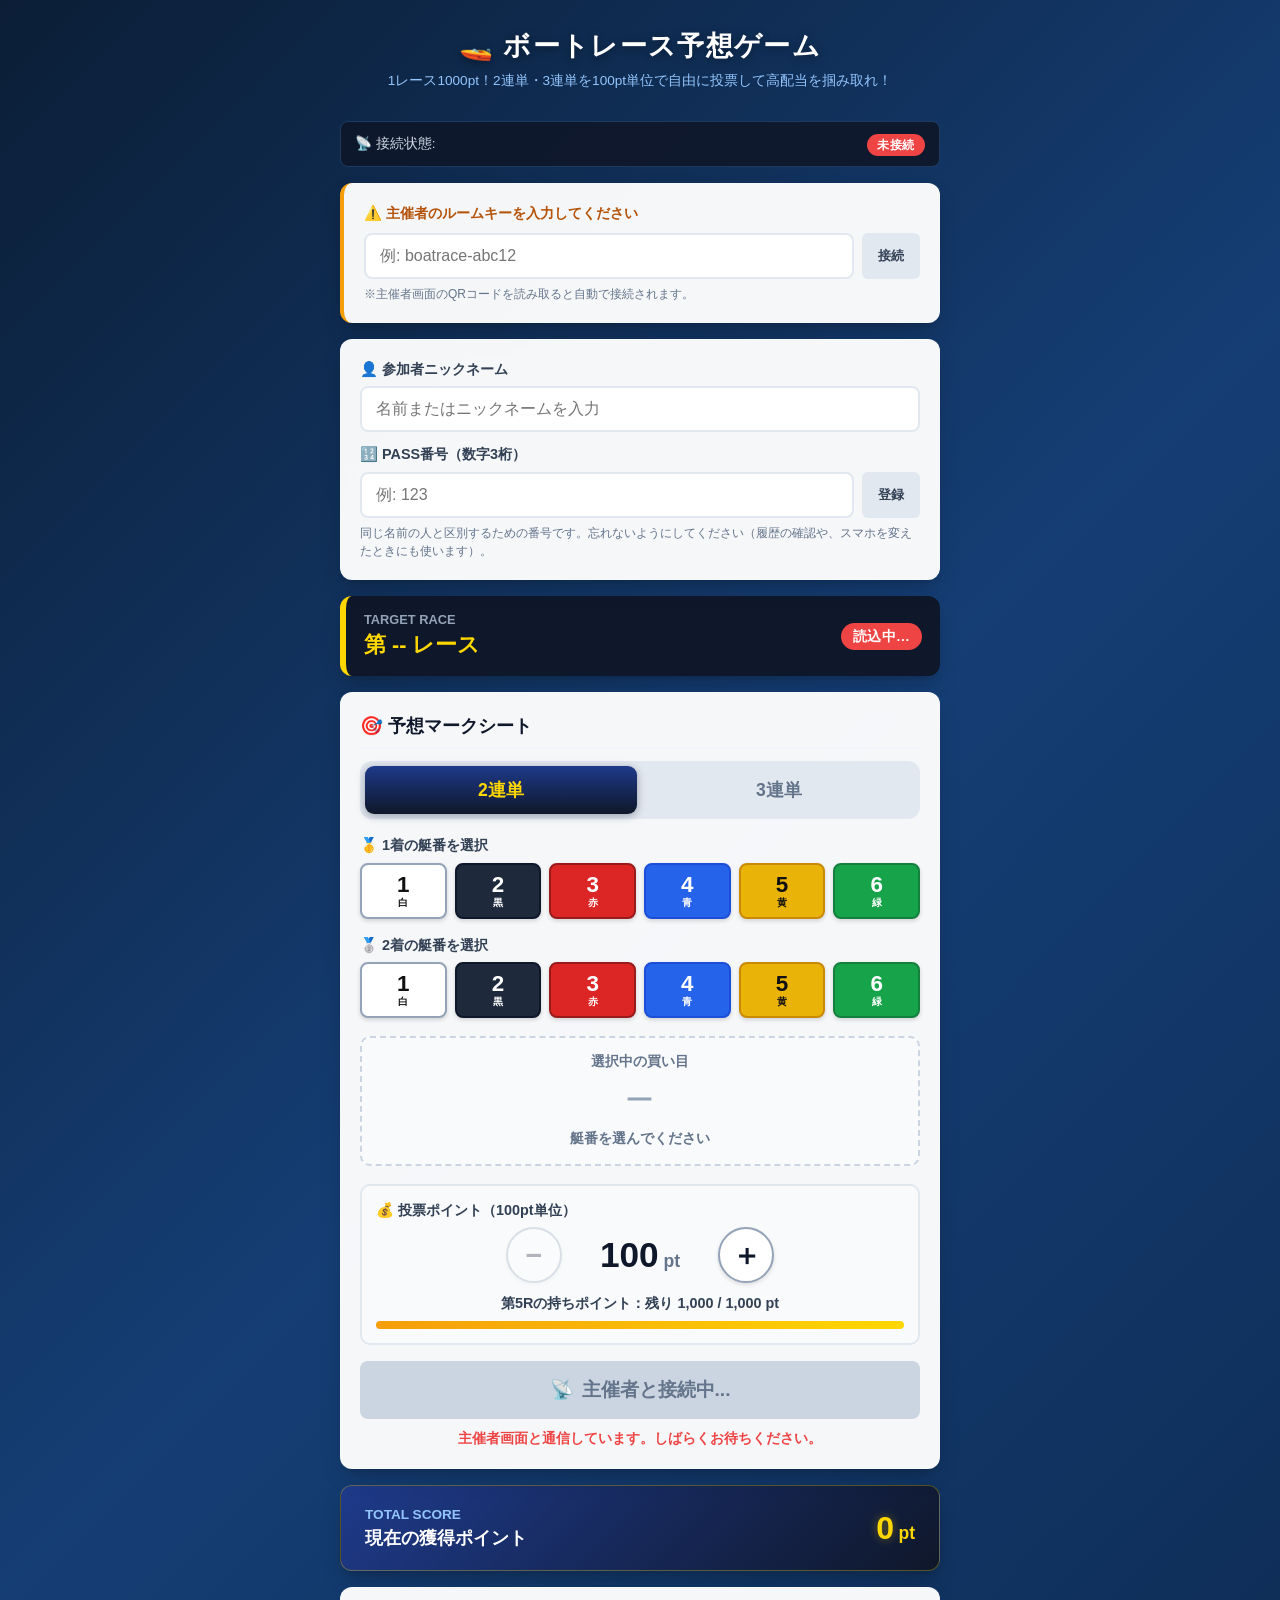
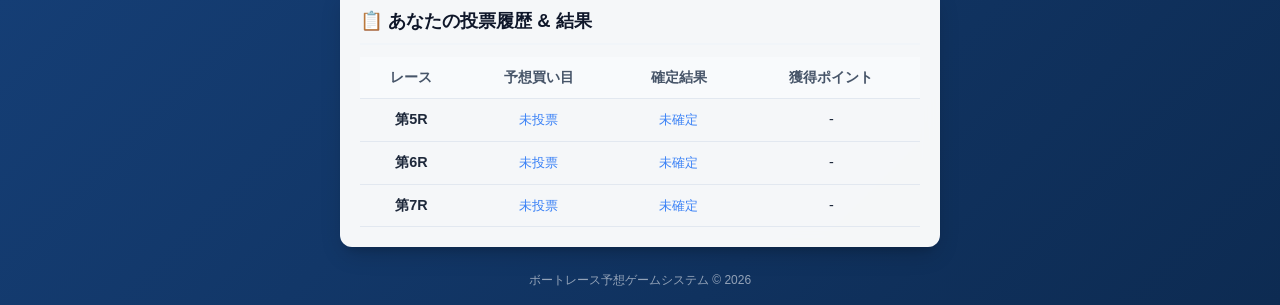
<file: index.html>
<!DOCTYPE html>
<html lang="ja">
<head>
  <meta charset="UTF-8">
  <meta name="viewport" content="width=device-width, initial-scale=1.0, maximum-scale=1.0, user-scalable=no">
  <title>ボートレース 2連単予想ゲーム</title>
  <link rel="stylesheet" href="app.css">
</head>
<body>
  <div class="container">
    <!-- ヘッダー（管理画面へのリンクは一切ありません） -->
    <header class="app-header">
      <h1 class="app-title">🚤 ボートレース予想ゲーム</h1>
      <p class="app-subtitle">1レース1000pt！2連単・3連単を100pt単位で自由に投票して高配当を掴み取れ！</p>
    </header>

    <!-- 接続状態バナー -->
    <div id="connectionBanner" style="background: rgba(15, 23, 42, 0.9); border: 1px solid #1e3a5f; padding: 10px 14px; border-radius: 8px; margin-bottom: 16px; display: flex; justify-content: space-between; align-items: center;">
      <div style="font-size: 0.85rem; color: #cbd5e1;" id="connText">
        <span>📡</span> 接続状態:
      </div>
      <div>
        <span id="connBadge" class="status-badge closed" style="font-size: 0.75rem; padding: 4px 10px;">
          接続待機中...
        </span>
      </div>
    </div>

    <!-- ホスト未指定時の手動入力（QRコード外から開いた場合の救済用） -->
    <div id="manualHostCard" class="card" style="display: none; border-left: 4px solid #f59e0b;">
      <div style="font-size: 0.9rem; font-weight: 700; color: #b45309; margin-bottom: 8px;">
        ⚠️ 主催者のルームキーを入力してください
      </div>
      <div style="display: flex; gap: 8px;">
        <input type="text" id="manualHostInput" class="form-input" placeholder="例: boatrace-abc12">
        <button id="manualConnectBtn" class="btn-secondary" style="white-space: nowrap;">接続</button>
      </div>
      <div style="font-size: 0.75rem; color: #64748b; margin-top: 6px;">
        ※主催者画面のQRコードを読み取ると自動で接続されます。
      </div>
    </div>

    <!-- 参加者ニックネーム入力カード -->
    <div class="card">
      <div class="form-group" style="margin-bottom: 0;">
        <label class="form-label" for="userName">👤 参加者ニックネーム</label>
        <input type="text" id="userName" class="form-input" placeholder="名前またはニックネームを入力" maxlength="20">
        <label class="form-label" for="userPin" style="margin-top: 12px;">🔢 PASS番号（数字3桁）</label>
        <div style="display: flex; gap: 8px;">
          <input type="text" id="userPin" class="form-input" inputmode="numeric" pattern="[0-9]*" maxlength="3" placeholder="例: 123" autocomplete="off">
          <button id="saveUserBtn" class="btn-secondary" style="white-space: nowrap;">登録</button>
        </div>
        <div style="font-size: 0.75rem; color: #64748b; margin-top: 6px;">
          同じ名前の人と区別するための番号です。忘れないようにしてください（履歴の確認や、スマホを変えたときにも使います）。
        </div>
      </div>
    </div>

    <!-- レース状況バナー -->
    <div class="race-status-banner">
      <div>
        <div style="font-size: 0.8rem; color: #94a3b8; font-weight: 700;">TARGET RACE</div>
        <div class="race-number-badge" id="currentRaceBadge">第 -- レース</div>
      </div>
      <div>
        <span class="status-badge closed" id="raceStatusBadge">読込中...</span>
      </div>
    </div>

    <!-- 2連単 予想マークシート -->
    <div class="card" id="bettingCard">
      <h2 class="card-title">🎯 予想マークシート</h2>

      <!-- 券種タブ -->
      <div class="bet-tabs" id="betTabs">
        <button type="button" class="bet-tab active" data-type="exacta">2連単</button>
        <button type="button" class="bet-tab" data-type="trifecta">3連単</button>
      </div>

      <!-- 1着予想 -->
      <div style="margin-bottom: 16px;">
        <div class="form-label">🥇 1着の艇番を選択</div>
        <div class="boat-grid" id="firstBoatGrid">
          <button type="button" class="boat-btn boat-1" data-boat="1">1<span class="label">白</span></button>
          <button type="button" class="boat-btn boat-2" data-boat="2">2<span class="label">黒</span></button>
          <button type="button" class="boat-btn boat-3" data-boat="3">3<span class="label">赤</span></button>
          <button type="button" class="boat-btn boat-4" data-boat="4">4<span class="label">青</span></button>
          <button type="button" class="boat-btn boat-5" data-boat="5">5<span class="label">黄</span></button>
          <button type="button" class="boat-btn boat-6" data-boat="6">6<span class="label">緑</span></button>
        </div>
      </div>

      <!-- 2着予想 -->
      <div style="margin-bottom: 18px;">
        <div class="form-label">🥈 2着の艇番を選択</div>
        <div class="boat-grid" id="secondBoatGrid">
          <button type="button" class="boat-btn boat-1" data-boat="1">1<span class="label">白</span></button>
          <button type="button" class="boat-btn boat-2" data-boat="2">2<span class="label">黒</span></button>
          <button type="button" class="boat-btn boat-3" data-boat="3">3<span class="label">赤</span></button>
          <button type="button" class="boat-btn boat-4" data-boat="4">4<span class="label">青</span></button>
          <button type="button" class="boat-btn boat-5" data-boat="5">5<span class="label">黄</span></button>
          <button type="button" class="boat-btn boat-6" data-boat="6">6<span class="label">緑</span></button>
        </div>
      </div>

      <!-- 3着予想（3連単タブのときだけ表示） -->
      <div id="thirdGroup" style="margin-bottom: 18px; display: none;">
        <div class="form-label">🥉 3着の艇番を選択</div>
        <div class="boat-grid" id="thirdBoatGrid">
          <button type="button" class="boat-btn boat-1" data-boat="1">1<span class="label">白</span></button>
          <button type="button" class="boat-btn boat-2" data-boat="2">2<span class="label">黒</span></button>
          <button type="button" class="boat-btn boat-3" data-boat="3">3<span class="label">赤</span></button>
          <button type="button" class="boat-btn boat-4" data-boat="4">4<span class="label">青</span></button>
          <button type="button" class="boat-btn boat-5" data-boat="5">5<span class="label">黄</span></button>
          <button type="button" class="boat-btn boat-6" data-boat="6">6<span class="label">緑</span></button>
        </div>
      </div>

      <!-- 買い目プレビュー -->
      <div class="preview-box">
        <div class="preview-label">選択中の買い目</div>
        <div class="preview-combination">
          <span id="previewFirst" class="boat-badge boat-1" style="visibility: hidden;">1</span>
          <span class="preview-hyphen">ー</span>
          <span id="previewSecond" class="boat-badge boat-2" style="visibility: hidden;">2</span>
          <span id="previewHyphen2" class="preview-hyphen" style="display: none;">ー</span>
          <span id="previewThird" class="boat-badge boat-3" style="display: none; visibility: hidden;">3</span>
        </div>
        <div id="previewText" style="font-size: 0.9rem; font-weight: 700; margin-top: 6px; color: #475569;">
          艇番を選んでください
        </div>
      </div>

      <!-- 投票ポイント（100pt単位） -->
      <div class="stake-box">
        <div class="form-label">💰 投票ポイント（100pt単位）</div>
        <div class="stake-row">
          <button type="button" id="unitMinus" class="stake-btn" aria-label="減らす">−</button>
          <div class="stake-value"><span id="stakeValue">100</span><span class="stake-unit"> pt</span></div>
          <button type="button" id="unitPlus" class="stake-btn" aria-label="増やす">＋</button>
        </div>
        <div class="stake-budget" id="budgetText">このレースの持ちポイント：残り 1,000 / 1,000 pt</div>
        <div class="stake-bar"><div class="stake-bar-fill" id="budgetBar" style="width: 100%;"></div></div>
      </div>

      <!-- 投票ボタン -->
      <button id="submitVoteBtn" class="btn-primary" disabled>
        <span>📝</span> この内容で投票する！
      </button>

      <!-- このレースの投票済み一覧 -->
      <div id="myBetsBox" class="my-bets-box" style="display: none;">
        <div class="my-bets-title" id="myBetsTitle">このレースの投票</div>
        <div id="myBetsList"></div>
      </div>

      <div id="voteMessage" style="margin-top: 10px; font-size: 0.85rem; text-align: center; color: #ef4444; font-weight: 600;"></div>
    </div>

    <!-- 合計ポイント表示カード -->
    <div class="total-points-card">
      <div>
        <div style="font-size: 0.85rem; color: #93c5fd; font-weight: 700;">TOTAL SCORE</div>
        <div style="font-size: 1.1rem; font-weight: 800;">現在の獲得ポイント</div>
      </div>
      <div>
        <span class="points-val" id="myTotalPoints">0</span>
        <span style="font-size: 1.1rem; font-weight: 700; color: #ffd700;"> pt</span>
      </div>
    </div>

    <!-- 自分の予想・結果履歴カード -->
    <div class="card">
      <h2 class="card-title">📋 あなたの投票履歴 & 結果</h2>
      <table class="history-table">
        <thead>
          <tr>
            <th>レース</th>
            <th>予想買い目</th>
            <th>確定結果</th>
            <th>獲得ポイント</th>
          </tr>
        </thead>
        <tbody id="historyTableBody">
          <tr>
            <td colspan="4" style="color: #94a3b8;">読み込み中...</td>
          </tr>
        </tbody>
      </table>
    </div>

    <div style="text-align: center; margin-top: 24px; color: #94a3b8; font-size: 0.75rem;">
      ボートレース予想ゲームシステム © 2026
    </div>
  </div>

  <div id="toast" class="toast"></div>

  <script src="peerjs.min.js"></script>
  <script src="app.js"></script>
</body>
</html>
</file>
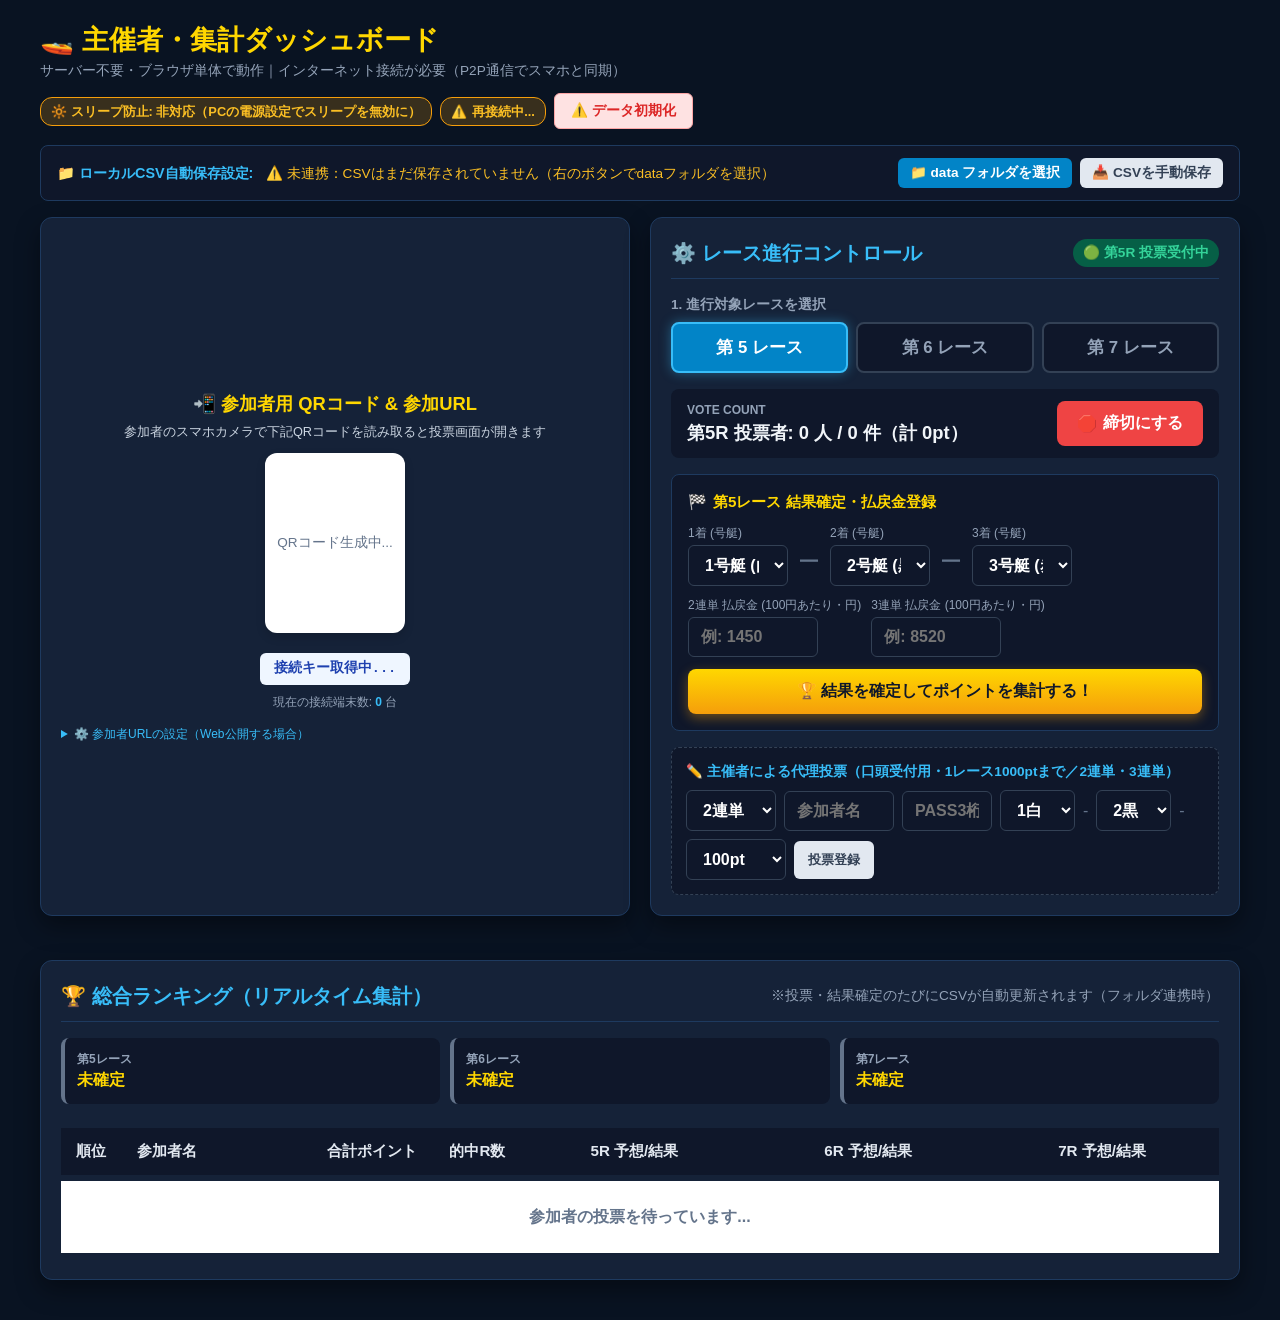
<file: admin.html>
<!DOCTYPE html>
<html lang="ja">
<head>
  <meta charset="UTF-8">
  <meta name="viewport" content="width=device-width, initial-scale=1.0">
  <title>【主催者・管理】ボートレース予想ゲーム ダッシュボード</title>
  <link rel="stylesheet" href="app.css">
  <style>
    body {
      background: #091322;
      color: #f1f5f9;
      padding: 20px;
    }
    .admin-card {
      background: #152238;
      border: 1px solid #1e3a5f;
      border-radius: 12px;
      padding: 20px;
      box-shadow: 0 10px 25px rgba(0,0,0,0.4);
      margin-bottom: 20px;
    }
    .admin-title {
      font-size: 1.25rem;
      font-weight: 800;
      color: #38bdf8;
      border-bottom: 1px solid #1e3a5f;
      padding-bottom: 10px;
      margin-bottom: 16px;
      display: flex;
      align-items: center;
      justify-content: space-between;
      flex-wrap: wrap;
      gap: 8px;
    }
    .race-tab-btn {
      flex: 1;
      padding: 12px;
      font-size: 1.05rem;
      font-weight: 800;
      border: 2px solid #334155;
      background: #0f172a;
      color: #94a3b8;
      border-radius: 8px;
      cursor: pointer;
      transition: all 0.2s;
    }
    .race-tab-btn.active {
      background: #0284c7;
      color: white;
      border-color: #38bdf8;
      box-shadow: 0 0 12px rgba(56, 189, 248, 0.4);
    }
    .btn-toggle-open {
      padding: 12px 20px;
      font-size: 1rem;
      font-weight: 800;
      border-radius: 8px;
      border: none;
      cursor: pointer;
      display: flex;
      align-items: center;
      gap: 6px;
      transition: all 0.2s;
    }
    .btn-toggle-open.open {
      background: #ef4444;
      color: white;
    }
    .btn-toggle-open.closed {
      background: #10b981;
      color: white;
    }
    .settle-input {
      background: #0f172a;
      border: 1px solid #334155;
      color: white;
      padding: 10px 12px;
      border-radius: 6px;
      font-size: 1rem;
      font-weight: 700;
    }
    .fs-folder-box {
      background: #0f172a;
      border: 1px solid #1e3a5f;
      padding: 12px 16px;
      border-radius: 8px;
      margin-bottom: 16px;
      display: flex;
      align-items: center;
      justify-content: space-between;
      flex-wrap: wrap;
      gap: 12px;
    }
    .status-pill {
      font-size: 0.8rem;
      font-weight: 700;
      padding: 4px 10px;
      border-radius: 12px;
      display: inline-flex;
      align-items: center;
      gap: 5px;
    }
    .status-pill.connected {
      background: rgba(16, 185, 129, 0.2);
      color: #34d399;
      border: 1px solid #10b981;
    }
    .status-pill.waiting {
      background: rgba(245, 158, 11, 0.2);
      color: #fbbf24;
      border: 1px solid #f59e0b;
    }
  </style>
</head>
<body>
  <div class="admin-container">
    <!-- ヘッダー -->
    <header style="display: flex; justify-content: space-between; align-items: center; margin-bottom: 16px; flex-wrap: wrap; gap: 12px;">
      <div>
        <h1 style="font-size: 1.7rem; font-weight: 900; color: #ffd700; display: flex; align-items: center; gap: 10px;">
          🚤 主催者・集計ダッシュボード
        </h1>
        <p style="color: #94a3b8; font-size: 0.85rem;">
          サーバー不要・ブラウザ単体で動作｜インターネット接続が必要（P2P通信でスマホと同期）
        </p>
      </div>
      <div style="display: flex; gap: 8px; align-items: center;">
        <span id="wakePill" class="status-pill waiting" title="管理PCの画面が暗くなったりスリープすると、参加者が切断されます">🔆 スリープ防止: -</span>
        <span id="p2pStatusPill" class="status-pill waiting">
          <span>⏳</span> 通信接続中...
        </span>
        <button id="adminResetBtn" class="btn-danger" style="font-size: 0.85rem;">
          ⚠️ データ初期化
        </button>
      </div>
    </header>

    <!-- ローカルCSVフォルダ連携エリア (File System Access API) -->
    <div class="fs-folder-box">
      <div>
        <span style="font-size: 0.9rem; font-weight: 800; color: #38bdf8;">📁 ローカルCSV自動保存設定:</span>
        <span id="folderStatusText" style="font-size: 0.85rem; color: #cbd5e1; margin-left: 8px;">
          未設定（ボタンを押して data フォルダを選択すると自動保存されます）
        </span>
      </div>
      <div style="display: flex; gap: 8px; align-items: center;">
        <button id="selectFolderBtn" class="btn-secondary" style="background: #0284c7; color: white; border: none; font-size: 0.85rem; padding: 6px 12px;">
          📁 data フォルダを選択
        </button>
        <button id="resumeFolderBtn" class="btn-secondary" style="display: none; background: #f59e0b; color: #111; border: none; font-size: 0.85rem; padding: 6px 12px;">
          🔁 フォルダ連携を再開
        </button>
        <button id="exportCsvBtn" class="btn-secondary" style="font-size: 0.85rem; padding: 6px 12px;">
          📥 CSVを手動保存
        </button>
      </div>
    </div>

    <div class="admin-grid">
      <!-- 参加用QRコードとURL -->
      <div class="admin-card qr-section">
        <h2 style="font-size: 1.15rem; font-weight: 800; color: #ffd700; margin-bottom: 4px;">
          📲 参加者用 QRコード & 参加URL
        </h2>
        <p style="font-size: 0.8rem; color: #cbd5e1; margin-bottom: 12px;">
          参加者のスマホカメラで下記QRコードを読み取ると投票画面が開きます
        </p>
        <div id="urlWarning" style="display: none; background: #7f1d1d; color: #fecaca; border: 1px solid #ef4444; border-radius: 8px; padding: 10px 12px; font-size: 0.8rem; text-align: left; margin-bottom: 12px; line-height: 1.5;"></div>
        <div class="qr-box" id="qrContainer" style="min-height: 180px; display: flex; align-items: center; justify-content: center;">
          <span style="color: #64748b; font-size: 0.85rem;">QRコード生成中...</span>
        </div>
        <div class="qr-url" id="joinUrlText" style="font-size: 0.85rem; margin-top: 8px;">接続キー取得中...</div>
        <div style="font-size: 0.75rem; color: #94a3b8; margin-top: 8px;">
          現在の接続端末数: <b id="connectedPeersCount" style="color: #38bdf8;">0</b> 台
        </div>

        <!-- 参加者URL設定（ホスティングURLを使う場合に変更可能） -->
        <details id="urlSettings" style="margin-top: 14px; width: 100%; text-align: left; font-size: 0.75rem; color: #64748b;">
          <summary style="cursor: pointer; color: #38bdf8;">⚙️ 参加者URLの設定（Web公開する場合）</summary>
          <div style="margin-top: 8px; background: #0f172a; padding: 10px; border-radius: 6px;">
            <label style="display: block; margin-bottom: 4px; color: #cbd5e1;">参加者用 index.html の公開URLベース:</label>
            <div style="display: flex; gap: 6px;">
              <input type="text" id="customBaseUrlInput" class="settle-input" placeholder="例: https://xxx.github.io/boatrace/index.html" style="font-size: 0.8rem; width: 100%;">
              <button id="applyBaseUrlBtn" class="btn-secondary" style="font-size: 0.75rem; white-space: nowrap;">更新</button>
            </div>
            <p style="margin-top: 4px; color: #94a3b8;">※管理画面を公開URLで開いている場合は未設定でOK。このPC上（ファイル／localhost）で開いている場合は必須です。</p>
            <button id="regenKeyBtn" class="btn-secondary" style="margin-top: 8px; font-size: 0.75rem;">🔑 ルームキーを再発行（QRが変わります）</button>
          </div>
        </details>
      </div>

      <!-- レース進行コントロール -->
      <div class="admin-card">
        <div class="admin-title">
          <span>⚙️ レース進行コントロール</span>
          <span id="currentStatusText" style="font-size: 0.85rem; padding: 4px 10px; border-radius: 20px; background: #334155;">-</span>
        </div>

        <div style="margin-bottom: 16px;">
          <label style="display: block; font-size: 0.85rem; color: #94a3b8; margin-bottom: 6px; font-weight: 700;">
            1. 進行対象レースを選択
          </label>
          <div style="display: flex; gap: 8px;">
            <button class="race-tab-btn active" data-race="5">第 5 レース</button>
            <button class="race-tab-btn" data-race="6">第 6 レース</button>
            <button class="race-tab-btn" data-race="7">第 7 レース</button>
          </div>
        </div>

        <div style="display: flex; justify-content: space-between; align-items: center; background: #0f172a; padding: 12px 16px; border-radius: 8px; margin-bottom: 16px;">
          <div>
            <div style="font-size: 0.75rem; color: #94a3b8; font-weight: 700;">VOTE COUNT</div>
            <div style="font-size: 1.15rem; font-weight: 800;" id="voteCountText">
              投票者: 0 人
            </div>
          </div>
          <button id="toggleOpenBtn" class="btn-toggle-open closed">
            <span>🛑</span> 締切にする
          </button>
        </div>

        <!-- 結果確定フォーム -->
        <div style="background: #0f172a; padding: 16px; border-radius: 8px; border: 1px solid #1e3a5f; margin-bottom: 16px;">
          <div style="font-size: 0.95rem; font-weight: 800; color: #ffd700; margin-bottom: 10px; display: flex; align-items: center; gap: 6px;">
            <span>🏁</span> <span id="settleTargetTitle">第5レース 結果確定・払戻金登録</span>
          </div>

          <div style="display: flex; gap: 10px; align-items: center; margin-bottom: 12px; flex-wrap: wrap;">
            <div>
              <label style="font-size: 0.75rem; color: #94a3b8; display: block; margin-bottom: 3px;">1着 (号艇)</label>
              <select id="settleFirst" class="settle-input" style="width: 100px;">
                <option value="1">1号艇 (白)</option>
                <option value="2">2号艇 (黒)</option>
                <option value="3">3号艇 (赤)</option>
                <option value="4">4号艇 (青)</option>
                <option value="5">5号艇 (黄)</option>
                <option value="6">6号艇 (緑)</option>
              </select>
            </div>

            <div style="font-size: 1.4rem; color: #64748b; margin-top: 14px;">ー</div>

            <div>
              <label style="font-size: 0.75rem; color: #94a3b8; display: block; margin-bottom: 3px;">2着 (号艇)</label>
              <select id="settleSecond" class="settle-input" style="width: 100px;">
                <option value="1">1号艇 (白)</option>
                <option value="2" selected>2号艇 (黒)</option>
                <option value="3">3号艇 (赤)</option>
                <option value="4">4号艇 (青)</option>
                <option value="5">5号艇 (黄)</option>
                <option value="6">6号艇 (緑)</option>
              </select>
            </div>

            <div style="font-size: 1.4rem; color: #64748b; margin-top: 14px;">ー</div>

            <div>
              <label style="font-size: 0.75rem; color: #94a3b8; display: block; margin-bottom: 3px;">3着 (号艇)</label>
              <select id="settleThird" class="settle-input" style="width: 100px;">
                <option value="1">1号艇 (白)</option>
                <option value="2">2号艇 (黒)</option>
                <option value="3" selected>3号艇 (赤)</option>
                <option value="4">4号艇 (青)</option>
                <option value="5">5号艇 (黄)</option>
                <option value="6">6号艇 (緑)</option>
              </select>
            </div>

            <div>
              <label style="font-size: 0.75rem; color: #94a3b8; display: block; margin-bottom: 3px;">2連単 払戻金 (100円あたり・円)</label>
              <input type="number" id="settlePayout" class="settle-input" placeholder="例: 1450" min="100" step="10" style="width: 130px;">
            </div>

            <div>
              <label style="font-size: 0.75rem; color: #94a3b8; display: block; margin-bottom: 3px;">3連単 払戻金 (100円あたり・円)</label>
              <input type="number" id="settlePayout3" class="settle-input" placeholder="例: 8520" min="100" step="10" style="width: 130px;">
            </div>
          </div>

          <button id="settleBtn" class="btn-primary" style="padding: 12px; font-size: 1rem; width: 100%;">
            🏆 結果を確定してポイントを集計する！
          </button>
        </div>

        <!-- 主催者による代理投票フォーム -->
        <div style="background: #0f172a; padding: 14px; border-radius: 8px; border: 1px dashed #334155;">
          <div style="font-size: 0.85rem; font-weight: 700; color: #38bdf8; margin-bottom: 8px;">
            ✏️ 主催者による代理投票（口頭受付用・1レース1000ptまで／2連単・3連単）
          </div>
          <div style="display: flex; gap: 8px; flex-wrap: wrap; align-items: center;">
            <select id="proxyType" class="settle-input" style="width: 90px;">
              <option value="exacta">2連単</option>
              <option value="trifecta">3連単</option>
            </select>
            <input type="text" id="proxyUser" class="settle-input" placeholder="参加者名" style="width: 110px;">
            <input type="text" id="proxyPin" class="settle-input" placeholder="PASS3桁" maxlength="3" inputmode="numeric" style="width: 90px;">
            <select id="proxyFirst" class="settle-input" style="width: 75px;">
              <option value="1">1白</option>
              <option value="2">2黒</option>
              <option value="3">3赤</option>
              <option value="4">4青</option>
              <option value="5">5黄</option>
              <option value="6">6緑</option>
            </select>
            <span style="color:#64748b;">-</span>
            <select id="proxySecond" class="settle-input" style="width: 75px;">
              <option value="1">1白</option>
              <option value="2" selected>2黒</option>
              <option value="3">3赤</option>
              <option value="4">4青</option>
              <option value="5">5黄</option>
              <option value="6">6緑</option>
            </select>
            <span style="color:#64748b;">-</span>
            <select id="proxyThird" class="settle-input" style="width: 75px; display: none;">
              <option value="1">1白</option>
              <option value="2">2黒</option>
              <option value="3" selected>3赤</option>
              <option value="4">4青</option>
              <option value="5">5黄</option>
              <option value="6">6緑</option>
            </select>
            <select id="proxyUnits" class="settle-input" style="width: 100px;" title="投票ポイント（1レース1000ptまで）"><option value="1">100pt</option><option value="2">200pt</option><option value="3">300pt</option><option value="4">400pt</option><option value="5">500pt</option><option value="6">600pt</option><option value="7">700pt</option><option value="8">800pt</option><option value="9">900pt</option><option value="10">1000pt</option></select>
            <button id="proxyVoteBtn" class="btn-secondary" style="padding: 10px 14px; font-weight: 700;">
              投票登録
            </button>
          </div>
        </div>
      </div>
    </div>

    <!-- リアルタイム リーダーボード（プロジェクター投影） -->
    <div class="admin-card">
      <div class="admin-title">
        <span>🏆 総合ランキング（リアルタイム集計）</span>
        <div style="font-size: 0.85rem; color: #94a3b8; font-weight: normal;">
          ※投票・結果確定のたびにCSVが自動更新されます（フォルダ連携時）
        </div>
      </div>

      <!-- 確定レースサマリー -->
      <div style="display: grid; grid-template-columns: repeat(3, 1fr); gap: 10px; margin-bottom: 18px;">
        <div style="background: #0f172a; padding: 12px; border-radius: 8px; border-left: 4px solid #38bdf8;" id="raceSummary5">
          <div style="font-size: 0.75rem; color: #94a3b8; font-weight: 700;">第5レース</div>
          <div style="font-size: 1rem; font-weight: 800; color: #ffd700;" class="res-text">未確定</div>
        </div>
        <div style="background: #0f172a; padding: 12px; border-radius: 8px; border-left: 4px solid #38bdf8;" id="raceSummary6">
          <div style="font-size: 0.75rem; color: #94a3b8; font-weight: 700;">第6レース</div>
          <div style="font-size: 1rem; font-weight: 800; color: #ffd700;" class="res-text">未確定</div>
        </div>
        <div style="background: #0f172a; padding: 12px; border-radius: 8px; border-left: 4px solid #38bdf8;" id="raceSummary7">
          <div style="font-size: 0.75rem; color: #94a3b8; font-weight: 700;">第7レース</div>
          <div style="font-size: 1rem; font-weight: 800; color: #ffd700;" class="res-text">未確定</div>
        </div>
      </div>

      <!-- ランキング表 -->
      <div style="overflow-x: auto;">
        <table class="leaderboard-table">
          <thead>
            <tr>
              <th style="width: 60px;">順位</th>
              <th style="text-align: left; padding-left: 16px;">参加者名</th>
              <th style="width: 130px;">合計ポイント</th>
              <th style="width: 80px;">的中R数</th>
              <th>5R 予想/結果</th>
              <th>6R 予想/結果</th>
              <th>7R 予想/結果</th>
            </tr>
          </thead>
          <tbody id="rankingTableBody">
            <tr>
              <td colspan="7" style="color: #64748b; padding: 24px;">参加者の投票を待っています...</td>
            </tr>
          </tbody>
        </table>
      </div>
    </div>
  </div>

  <div id="toast" class="toast"></div>

  <script src="qrcode-generator.js"></script>
  <script src="peerjs.min.js"></script>
  <script src="admin.js"></script>
</body>
</html>
</file>
<file: app.css>
/* boatrace-game/public/app.css */
:root {
  --primary: #0066cc;
  --primary-dark: #004499;
  --accent: #ffd700;
  --bg-gradient: linear-gradient(135deg, #0b1e36 0%, #153e75 50%, #0d2b52 100%);
  --card-bg: rgba(255, 255, 255, 0.96);
  --card-dark: #1e293b;
  --text-main: #1e293b;
  --text-muted: #64748b;
  --border: #e2e8f0;
  --radius: 12px;
  --shadow: 0 10px 25px -5px rgba(0, 0, 0, 0.2), 0 8px 10px -6px rgba(0, 0, 0, 0.15);

  /* ボートレース6艇公式カラー */
  --boat-1: #ffffff;
  --boat-1-text: #111111;
  --boat-1-border: #94a3b8;

  --boat-2: #1e293b;
  --boat-2-text: #ffffff;
  --boat-2-border: #0f172a;

  --boat-3: #dc2626;
  --boat-3-text: #ffffff;
  --boat-3-border: #991b1b;

  --boat-4: #2563eb;
  --boat-4-text: #ffffff;
  --boat-4-border: #1d4ed8;

  --boat-5: #eab308;
  --boat-5-text: #111111;
  --boat-5-border: #ca8a04;

  --boat-6: #16a34a;
  --boat-6-text: #ffffff;
  --boat-6-border: #15803d;
}

* {
  box-sizing: border-box;
  margin: 0;
  padding: 0;
  font-family: -apple-system, BlinkMacSystemFont, "Segoe UI", Roboto, "Helvetica Neue", "Hiragino Kaku Gothic ProN", "Yu Gothic", Meiryo, sans-serif;
  -webkit-tap-highlight-color: transparent;
}

body {
  background: var(--bg-gradient);
  min-height: 100vh;
  color: var(--text-main);
  padding: 16px;
  line-height: 1.5;
}

.container {
  max-width: 600px;
  margin: 0 auto;
}

.admin-container {
  max-width: 1200px;
  margin: 0 auto;
}

/* ヘッダー */
.app-header {
  text-align: center;
  color: #ffffff;
  margin-bottom: 20px;
  padding: 10px 0;
}

.app-title {
  font-size: 1.7rem;
  font-weight: 800;
  letter-spacing: 0.05em;
  text-shadow: 0 2px 8px rgba(0,0,0,0.4);
  display: flex;
  align-items: center;
  justify-content: center;
  gap: 8px;
}

.app-subtitle {
  font-size: 0.85rem;
  color: #93c5fd;
  margin-top: 4px;
}

/* カード共通 */
.card {
  background: var(--card-bg);
  border-radius: var(--radius);
  padding: 20px;
  margin-bottom: 16px;
  box-shadow: var(--shadow);
  backdrop-filter: blur(8px);
}

.card-title {
  font-size: 1.15rem;
  font-weight: 700;
  margin-bottom: 12px;
  display: flex;
  align-items: center;
  gap: 8px;
  color: #0f172a;
  border-bottom: 2px solid #f1f5f9;
  padding-bottom: 8px;
}

/* ニックネーム入力 */
.form-group {
  margin-bottom: 16px;
}

.form-label {
  display: block;
  font-size: 0.9rem;
  font-weight: 600;
  margin-bottom: 6px;
  color: #334155;
}

.form-input {
  width: 100%;
  padding: 12px 14px;
  font-size: 1rem;
  border: 2px solid var(--border);
  border-radius: 8px;
  transition: border-color 0.2s, box-shadow 0.2s;
  outline: none;
}

.form-input:focus {
  border-color: var(--primary);
  box-shadow: 0 0 0 3px rgba(0, 102, 204, 0.2);
}

/* レースステータスバッジ */
.race-status-banner {
  background: #0f172a;
  color: white;
  border-radius: var(--radius);
  padding: 14px 18px;
  margin-bottom: 16px;
  display: flex;
  justify-content: space-between;
  align-items: center;
  box-shadow: var(--shadow);
  border-left: 6px solid var(--accent);
}

.race-number-badge {
  font-size: 1.35rem;
  font-weight: 800;
  color: #ffd700;
  display: flex;
  align-items: center;
  gap: 6px;
}

.status-badge {
  padding: 6px 12px;
  border-radius: 20px;
  font-size: 0.85rem;
  font-weight: 700;
  letter-spacing: 0.05em;
}

.status-badge.open {
  background: #10b981;
  color: white;
  animation: pulse 2s infinite;
}

.status-badge.closed {
  background: #ef4444;
  color: white;
}

@keyframes pulse {
  0% { transform: scale(1); }
  50% { transform: scale(1.04); }
  100% { transform: scale(1); }
}

/* ボート番号ボタン群 */
.boat-grid {
  display: grid;
  grid-template-columns: repeat(6, 1fr);
  gap: 8px;
  margin-bottom: 16px;
}

.boat-btn {
  height: 56px;
  border-radius: 8px;
  font-size: 1.4rem;
  font-weight: 800;
  cursor: pointer;
  display: flex;
  flex-direction: column;
  align-items: center;
  justify-content: center;
  transition: all 0.15s ease;
  position: relative;
  user-select: none;
  box-shadow: 0 2px 4px rgba(0,0,0,0.15);
}

.boat-btn span.label {
  font-size: 0.65rem;
  font-weight: 600;
  margin-top: -2px;
}

/* 各号艇の配色 */
.boat-btn.boat-1 { background: var(--boat-1); color: var(--boat-1-text); border: 2px solid var(--boat-1-border); }
.boat-btn.boat-2 { background: var(--boat-2); color: var(--boat-2-text); border: 2px solid var(--boat-2-border); }
.boat-btn.boat-3 { background: var(--boat-3); color: var(--boat-3-text); border: 2px solid var(--boat-3-border); }
.boat-btn.boat-4 { background: var(--boat-4); color: var(--boat-4-text); border: 2px solid var(--boat-4-border); }
.boat-btn.boat-5 { background: var(--boat-5); color: var(--boat-5-text); border: 2px solid var(--boat-5-border); }
.boat-btn.boat-6 { background: var(--boat-6); color: var(--boat-6-text); border: 2px solid var(--boat-6-border); }

.boat-btn:hover:not(:disabled) {
  transform: translateY(-2px);
  filter: brightness(1.08);
}

.boat-btn:active:not(:disabled) {
  transform: translateY(1px);
}

.boat-btn.selected {
  outline: 4px solid #ffd700;
  box-shadow: 0 0 12px rgba(255, 215, 0, 0.8);
  transform: scale(1.05);
  z-index: 2;
}

.boat-btn:disabled {
  opacity: 0.25;
  cursor: not-allowed;
  filter: grayscale(0.8);
}

/* 予想プレビュー */
.preview-box {
  background: #f8fafc;
  border: 2px dashed #cbd5e1;
  border-radius: 10px;
  padding: 14px;
  text-align: center;
  margin-bottom: 18px;
}

.preview-label {
  font-size: 0.85rem;
  color: var(--text-muted);
  font-weight: 600;
  margin-bottom: 6px;
}

.preview-combination {
  font-size: 1.8rem;
  font-weight: 900;
  letter-spacing: 0.05em;
  display: flex;
  align-items: center;
  justify-content: center;
  gap: 12px;
}

.preview-hyphen {
  color: #94a3b8;
  font-weight: 300;
}

/* 艇番バッジ（小） */
.boat-badge {
  display: inline-flex;
  align-items: center;
  justify-content: center;
  width: 40px;
  height: 40px;
  border-radius: 6px;
  font-weight: 800;
  font-size: 1.3rem;
  box-shadow: 0 2px 4px rgba(0,0,0,0.2);
}

.boat-badge.boat-1 { background: var(--boat-1); color: var(--boat-1-text); border: 1.5px solid var(--boat-1-border); }
.boat-badge.boat-2 { background: var(--boat-2); color: var(--boat-2-text); }
.boat-badge.boat-3 { background: var(--boat-3); color: var(--boat-3-text); }
.boat-badge.boat-4 { background: var(--boat-4); color: var(--boat-4-text); }
.boat-badge.boat-5 { background: var(--boat-5); color: var(--boat-5-text); }
.boat-badge.boat-6 { background: var(--boat-6); color: var(--boat-6-text); }

/* 送信ボタン */
.btn-primary {
  width: 100%;
  background: linear-gradient(180deg, #ffd700 0%, #f59e0b 100%);
  color: #0f172a;
  border: none;
  border-radius: 8px;
  padding: 16px;
  font-size: 1.2rem;
  font-weight: 800;
  cursor: pointer;
  box-shadow: 0 4px 12px rgba(245, 158, 11, 0.4);
  transition: all 0.2s ease;
  display: flex;
  align-items: center;
  justify-content: center;
  gap: 8px;
}

.btn-primary:hover:not(:disabled) {
  filter: brightness(1.08);
  transform: translateY(-2px);
}

.btn-primary:active:not(:disabled) {
  transform: translateY(1px);
}

.btn-primary:disabled {
  background: #cbd5e1;
  color: #64748b;
  cursor: not-allowed;
  box-shadow: none;
}

/* 履歴テーブル */
.history-table {
  width: 100%;
  border-collapse: collapse;
  margin-top: 8px;
}

.history-table th, .history-table td {
  padding: 10px 8px;
  text-align: center;
  border-bottom: 1px solid var(--border);
  font-size: 0.9rem;
}

.history-table th {
  background: #f8fafc;
  color: #475569;
  font-weight: 700;
}

.badge-hit {
  background: #fef3c7;
  color: #b45309;
  font-weight: 800;
  padding: 4px 8px;
  border-radius: 4px;
  border: 1px solid #fde68a;
  display: inline-block;
}

.badge-miss {
  color: #94a3b8;
  font-size: 0.8rem;
}

.badge-waiting {
  color: #3b82f6;
  font-size: 0.8rem;
}

/* トータルポイント表示 */
.total-points-card {
  background: linear-gradient(135deg, #1e3a8a 0%, #0f172a 100%);
  color: white;
  border-radius: var(--radius);
  padding: 18px 24px;
  margin-bottom: 16px;
  display: flex;
  justify-content: space-between;
  align-items: center;
  box-shadow: var(--shadow);
  border: 1px solid rgba(255, 215, 0, 0.3);
}

.points-val {
  font-size: 2rem;
  font-weight: 900;
  color: #ffd700;
  text-shadow: 0 0 10px rgba(255, 215, 0, 0.4);
}

/* --- 管理・プロジェクター投影スタイル --- */
.admin-grid {
  display: grid;
  grid-template-columns: 1fr 1fr;
  gap: 20px;
  margin-bottom: 24px;
}

@media (max-width: 900px) {
  .admin-grid {
    grid-template-columns: 1fr;
  }
}

.qr-section {
  text-align: center;
  display: flex;
  flex-direction: column;
  align-items: center;
  justify-content: center;
  padding: 16px;
}

.qr-box {
  background: white;
  padding: 12px;
  border-radius: 12px;
  display: inline-block;
  box-shadow: 0 4px 10px rgba(0,0,0,0.15);
  margin-bottom: 12px;
}

.qr-url {
  font-family: monospace;
  font-size: 1.1rem;
  font-weight: 700;
  color: #1e40af;
  background: #eff6ff;
  padding: 6px 14px;
  border-radius: 6px;
  word-break: break-all;
}

/* リーダーボード表彰台 */
.leaderboard-table {
  width: 100%;
  border-collapse: separate;
  border-spacing: 0 6px;
}

.leaderboard-table th {
  background: #0f172a;
  color: #e2e8f0;
  padding: 12px 10px;
  font-weight: 700;
  text-align: center;
  font-size: 0.95rem;
}

.leaderboard-table td {
  background: white;
  padding: 14px 10px;
  text-align: center;
  font-size: 1rem;
  font-weight: 600;
  box-shadow: 0 2px 4px rgba(0,0,0,0.04);
}

.leaderboard-table tr:hover td {
  background: #f1f5f9;
}

.rank-badge {
  display: inline-flex;
  align-items: center;
  justify-content: center;
  width: 34px;
  height: 34px;
  border-radius: 50%;
  font-weight: 900;
  font-size: 1.1rem;
}

.rank-1 { background: #ffd700; color: #1e293b; box-shadow: 0 0 10px rgba(255, 215, 0, 0.7); }
.rank-2 { background: #cbd5e1; color: #1e293b; }
.rank-3 { background: #d97706; color: white; }

.points-highlight {
  font-size: 1.35rem;
  font-weight: 900;
  color: #d97706;
}

.toast {
  position: fixed;
  bottom: 24px;
  left: 50%;
  transform: translateX(-50%);
  background: #0f172a;
  color: white;
  padding: 12px 24px;
  border-radius: 30px;
  font-weight: 600;
  box-shadow: 0 10px 25px rgba(0,0,0,0.3);
  z-index: 9999;
  display: none;
  animation: slideUp 0.3s ease;
}

@keyframes slideUp {
  from { transform: translate(-50%, 20px); opacity: 0; }
  to { transform: translate(-50%, 0); opacity: 1; }
}

.btn-secondary {
  background: #e2e8f0;
  color: #334155;
  border: none;
  border-radius: 6px;
  padding: 8px 16px;
  font-weight: 600;
  cursor: pointer;
  transition: all 0.2s;
}

.btn-secondary:hover {
  background: #cbd5e1;
}

.btn-danger {
  background: #fee2e2;
  color: #dc2626;
  border: 1px solid #fca5a5;
  border-radius: 6px;
  padding: 8px 16px;
  font-weight: 600;
  cursor: pointer;
  transition: all 0.2s;
}

.btn-danger:hover {
  background: #fecaca;
}


/* --- 投票ポイント（100pt単位）--- */
.stake-box {
  background: #f8fafc;
  border: 2px solid #e2e8f0;
  border-radius: 10px;
  padding: 14px;
  margin-bottom: 16px;
}

.stake-row {
  display: flex;
  align-items: center;
  justify-content: center;
  gap: 18px;
  margin: 6px 0 10px;
}

.stake-btn {
  width: 56px;
  height: 56px;
  border-radius: 50%;
  border: 2px solid #94a3b8;
  background: #ffffff;
  color: #0f172a;
  font-size: 1.8rem;
  font-weight: 800;
  line-height: 1;
  cursor: pointer;
  box-shadow: 0 2px 4px rgba(0,0,0,0.12);
  transition: all 0.15s ease;
}

.stake-btn:active:not(:disabled) {
  transform: scale(0.94);
}

.stake-btn:disabled {
  opacity: 0.3;
  cursor: not-allowed;
}

.stake-value {
  min-width: 120px;
  text-align: center;
  font-size: 2.2rem;
  font-weight: 900;
  color: #0f172a;
}

.stake-unit {
  font-size: 1.1rem;
  font-weight: 700;
  color: #64748b;
}

.stake-budget {
  text-align: center;
  font-size: 0.9rem;
  font-weight: 700;
  color: #334155;
  margin-bottom: 6px;
}

.stake-bar {
  height: 8px;
  background: #e2e8f0;
  border-radius: 4px;
  overflow: hidden;
}

.stake-bar-fill {
  height: 100%;
  background: linear-gradient(90deg, #f59e0b, #ffd700);
  transition: width 0.3s ease;
}

.my-bets-box {
  margin-top: 14px;
  background: #f0f9ff;
  border: 1px solid #bae6fd;
  border-radius: 10px;
  padding: 10px 12px;
}

.my-bets-title {
  font-size: 0.85rem;
  font-weight: 700;
  color: #0369a1;
  margin-bottom: 6px;
}

.my-bet-row {
  display: flex;
  justify-content: space-between;
  align-items: center;
  padding: 5px 0;
  border-bottom: 1px dashed #bae6fd;
  font-size: 0.95rem;
}

.my-bet-row:last-child {
  border-bottom: none;
}

.history-bet-line {
  white-space: nowrap;
  line-height: 1.6;
}

.history-bet-line .pt {
  font-size: 0.75rem;
  color: #64748b;
}


/* --- 券種タブ（2連単／3連単）--- */
.bet-tabs {
  display: grid;
  grid-template-columns: 1fr 1fr;
  gap: 6px;
  background: #e2e8f0;
  padding: 5px;
  border-radius: 12px;
  margin-bottom: 16px;
}

.bet-tab {
  border: none;
  border-radius: 9px;
  padding: 12px 0;
  font-size: 1.1rem;
  font-weight: 800;
  background: transparent;
  color: #64748b;
  cursor: pointer;
  transition: all 0.15s ease;
}

.bet-tab.active {
  background: linear-gradient(180deg, #1e3a8a 0%, #0f172a 100%);
  color: #ffd700;
  box-shadow: 0 2px 8px rgba(15, 23, 42, 0.35);
}

.type-tag {
  display: inline-block;
  font-size: 0.65rem;
  font-weight: 800;
  padding: 1px 6px;
  border-radius: 4px;
  margin-right: 4px;
  background: #e0e7ff;
  color: #3730a3;
  vertical-align: middle;
}

.type-tag.tri {
  background: #fce7f3;
  color: #9d174d;
}
</file>
